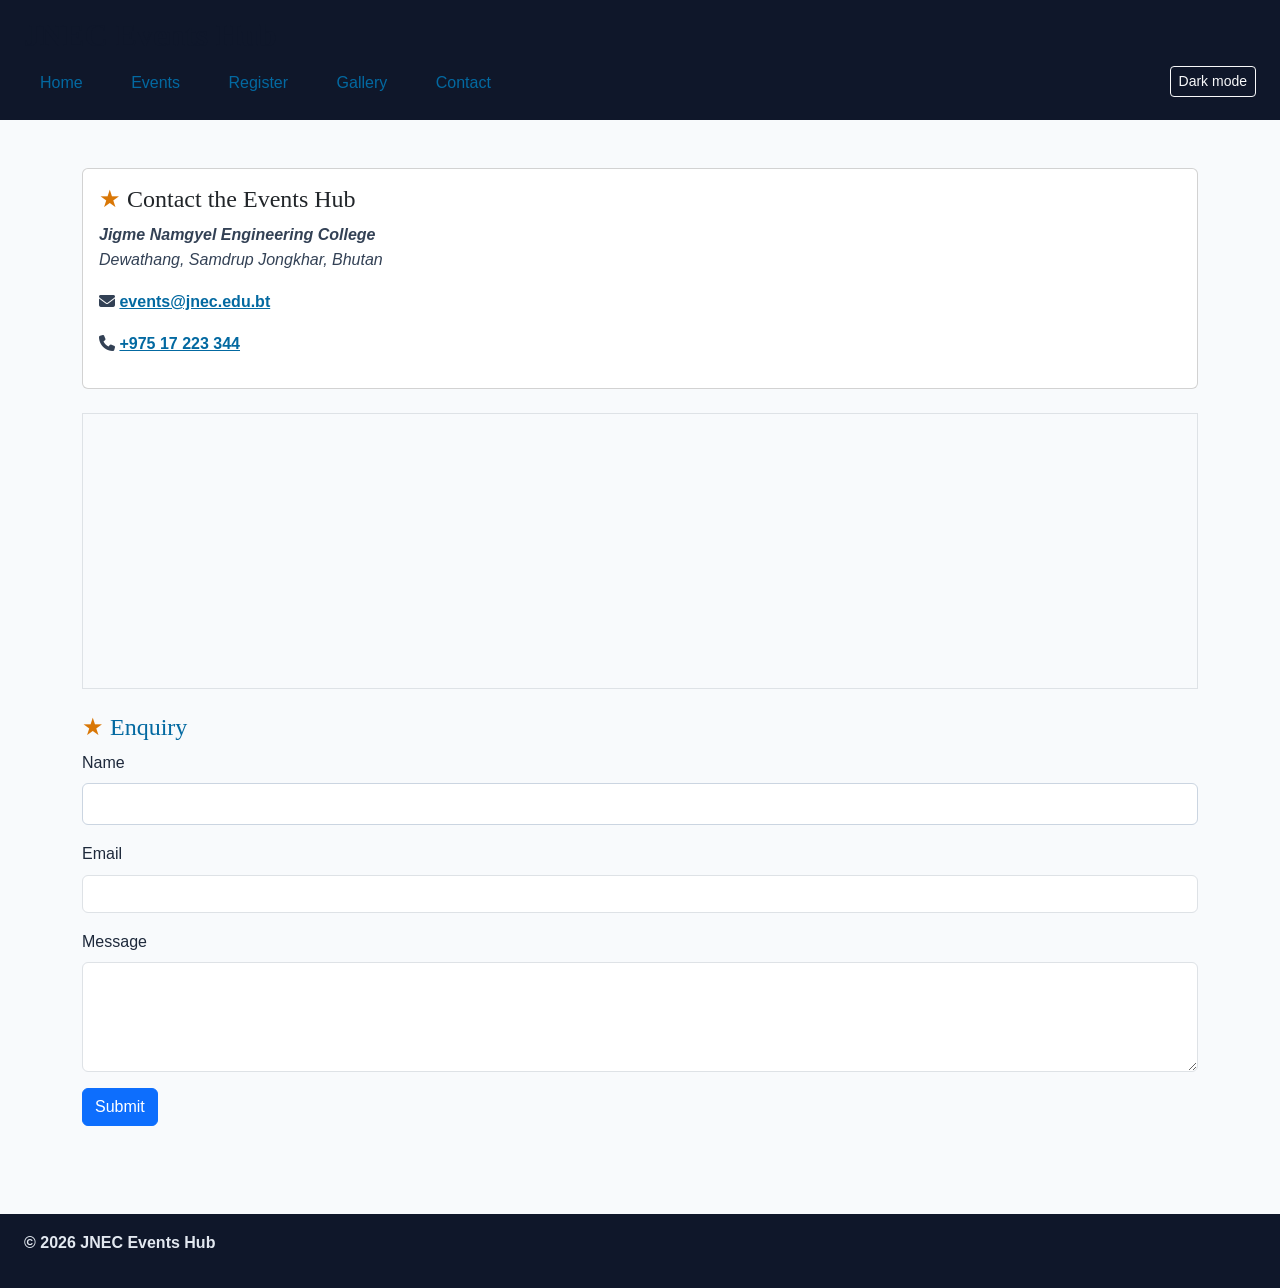
<file: contact.html>
<!DOCTYPE html> 
<html lang="en"> 
<head> 
  <meta charset="UTF-8"> 
  <meta name="viewport" content="width=device-width, initial-scale=1.0"> 
  <title>JNEC Events Hub — Contact</title> 

  <link href="https://cdn.jsdelivr.net/npm/bootstrap@5.3.3/dist/css/bootstrap.min.css" rel="stylesheet"> 
  <link rel="stylesheet" href="https://cdnjs.cloudflare.com/ajax/libs/font-awesome/6.5.2/css/all.min.css"> 
  <link rel="stylesheet" href="css/styles.css"> 
</head> 
<body> 

  <header id="top"> 
    <h1>JNEC Events Hub</h1> 
    <button type="button" id="darkToggle" class="btn btn-sm btn-outline-light">Dark mode</button> 
    <nav> 
      <a href="index.html">Home</a> 
      <a href="events.html">Events</a> 
      <a href="register.html">Register</a> 
      <a href="gallery.html">Gallery</a> 
      <a href="contact.html">Contact</a> 
    </nav> 
  </header> 

  <main> 
    <div class="container py-4"> 
      <div class="card mb-4"> 
        <div class="card-body"> 
          <h2 class="card-title">Contact the Events Hub</h2> 
          <p>Jigme Namgyel Engineering College<br> 
             Dewathang, Samdrup Jongkhar, Bhutan</p> 
          <p><i class="fa-solid fa-envelope"></i> 
             <a href="mailto:events@jnec.edu.bt">events@jnec.edu.bt</a></p> 
          <p><i class="fa-solid fa-phone"></i> 
             <a href="tel:+97517223344">+975 17 223 344</a></p> 
        </div> 
      </div> 

      <div class="border p-2 mb-4"> 
        <iframe src="https://www.openstreetmap.org/export/embed.html?bbox=91.44,26.85,91.48,26.88" 
                width="100%" height="250" title="Campus map"></iframe> 
      </div> 

      <h2>Enquiry</h2> 
      <form action="#" method="post" id="enquiryForm"> 
        <div class="mb-3"> 
          <label for="enq-name" class="form-label">Name</label> 
          <input type="text" class="form-control" id="enq-name" name="name" required> 
        </div> 
        <div class="mb-3"> 
          <label for="enq-email" class="form-label">Email</label> 
          <input type="email" class="form-control" id="enq-email" name="email" required> 
        </div> 
        <div class="mb-3"> 
          <label for="enq-message" class="form-label">Message</label> 
          <textarea class="form-control" id="enq-message" name="message" rows="4" required></textarea> 
        </div> 
        <button type="submit" class="btn btn-primary">Submit</button> 
      </form> 
    </div> 
  </main> 

  <footer> 
    <p>&copy; <span id="year"></span> JNEC Events Hub</p> 
  </footer> 

  <script src="https://cdn.jsdelivr.net/npm/bootstrap@5.3.3/dist/js/bootstrap.bundle.min.js"></script> 
  <script src="js/main.js"></script> 
</body> 
</html>
</file>
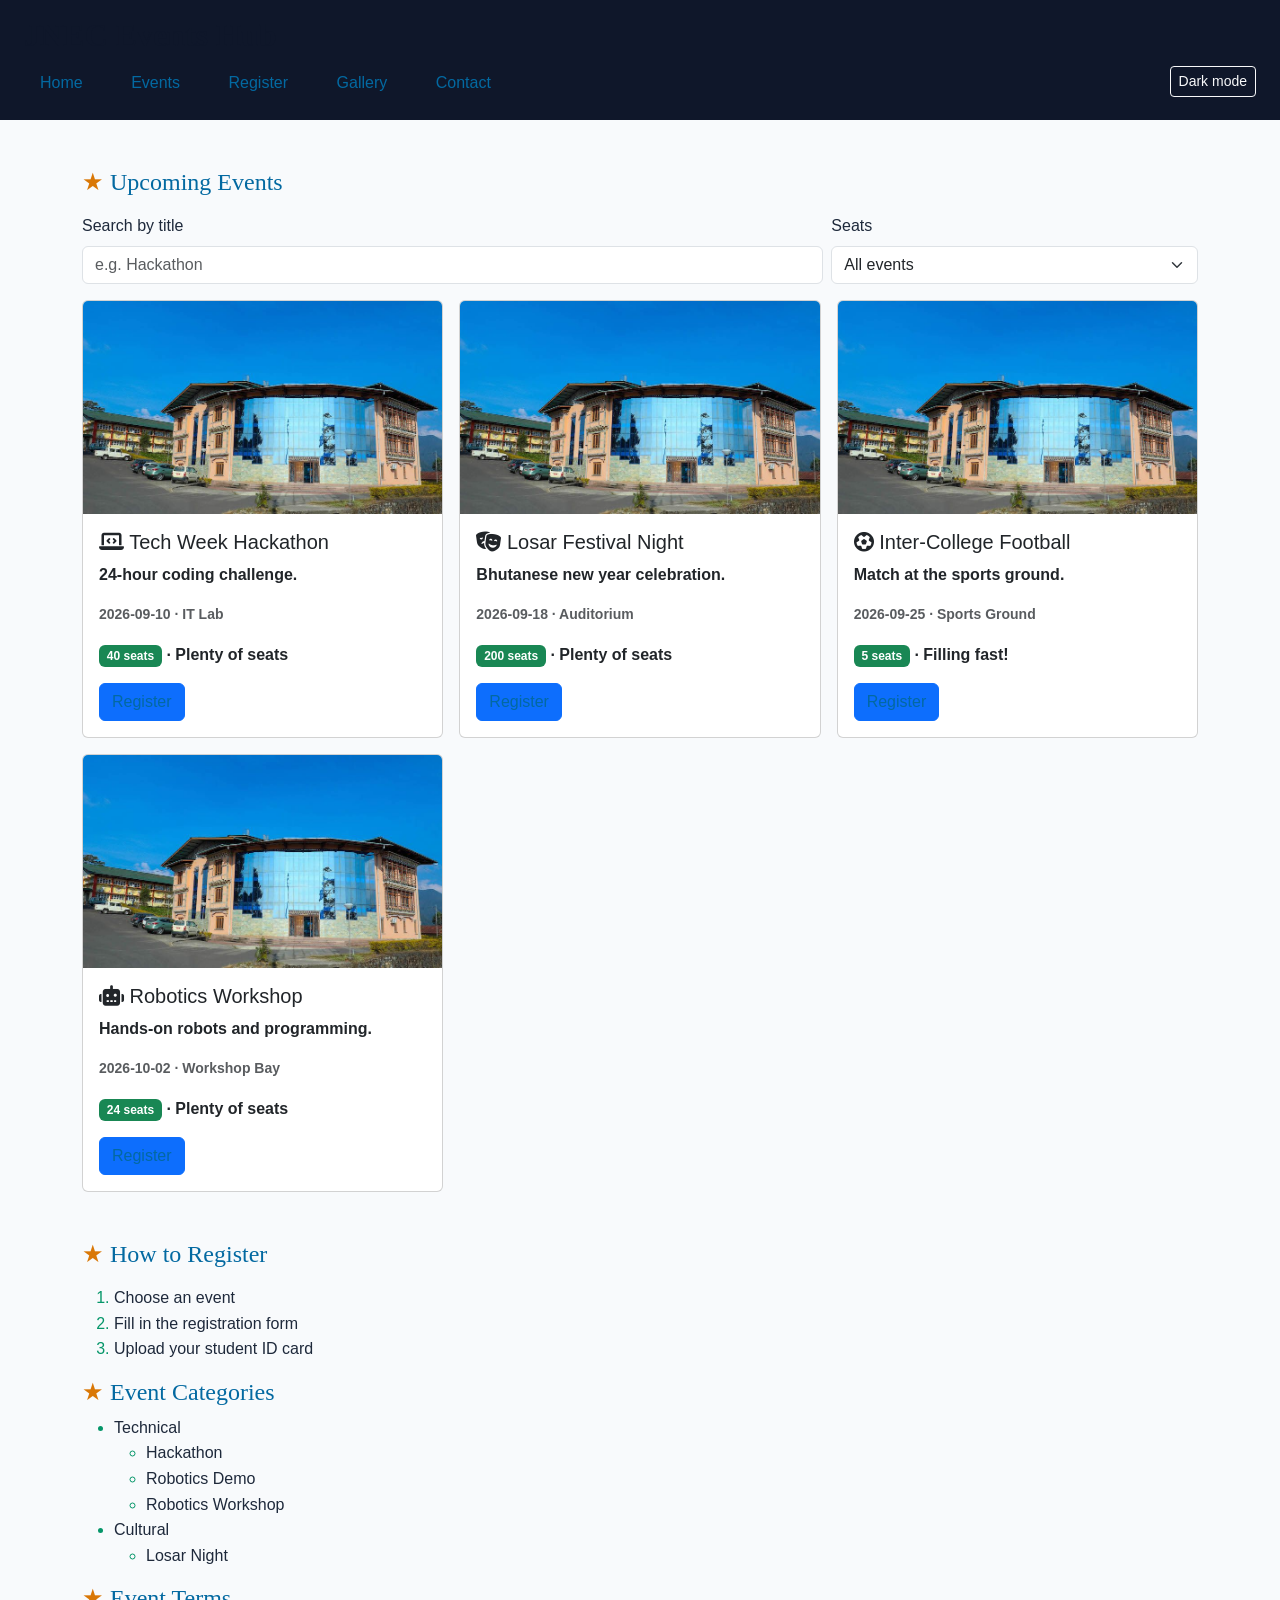
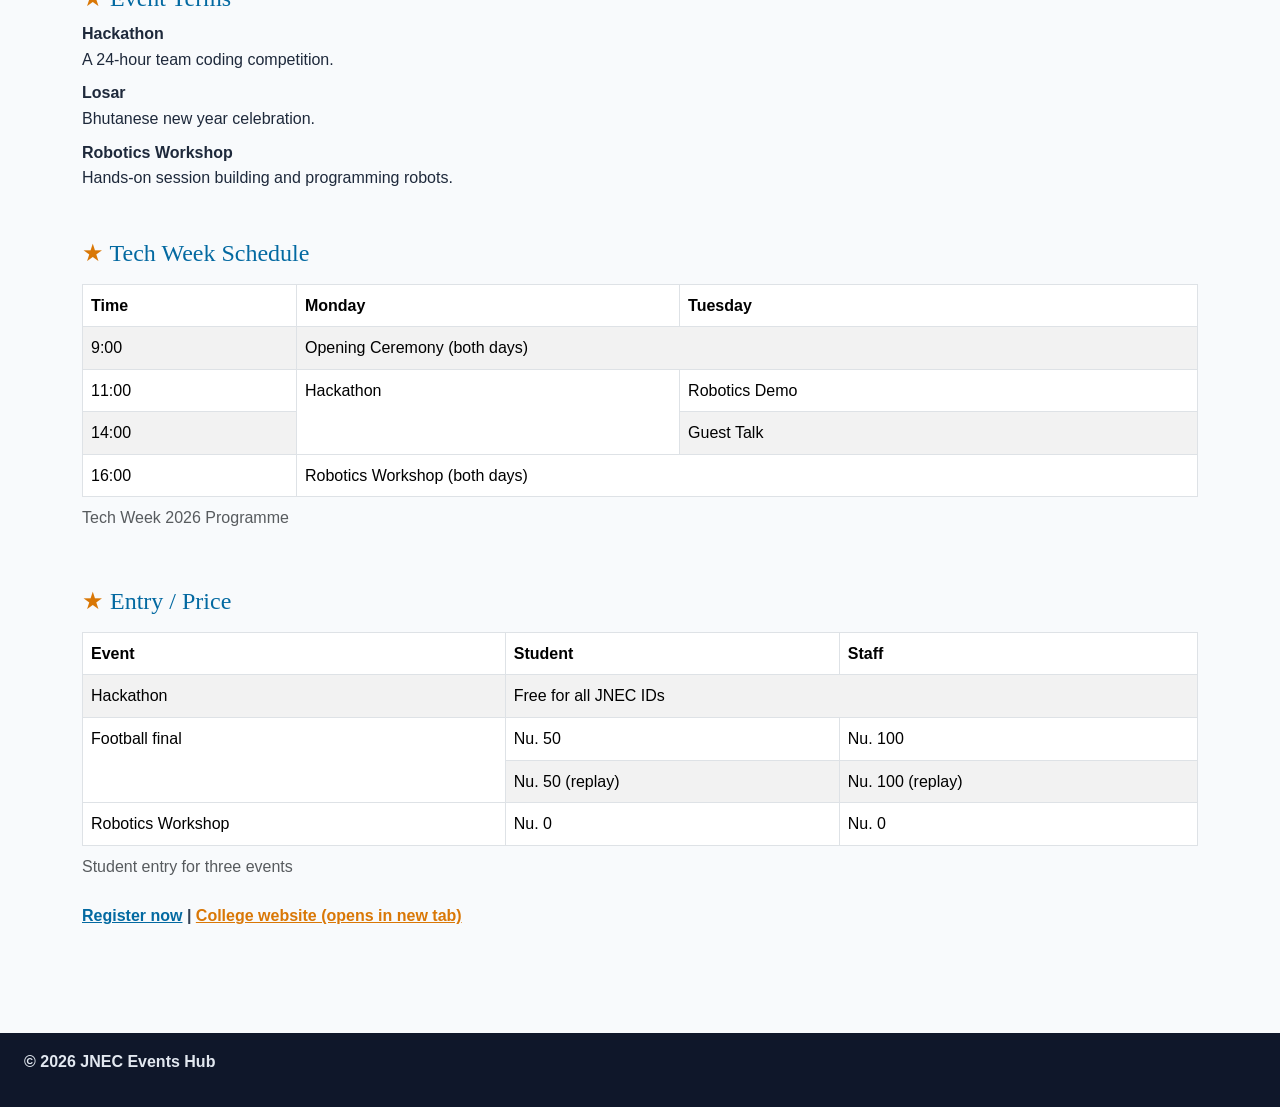
<file: events.html>
<!DOCTYPE html> 
<html lang="en"> 
<head> 
  <meta charset="UTF-8"> 
  <meta name="viewport" content="width=device-width, initial-scale=1.0"> 
  <title>JNEC Events Hub — Events</title> 
  <link href="https://cdn.jsdelivr.net/npm/bootstrap@5.3.3/dist/css/bootstrap.min.css" rel="stylesheet"> 
  <link rel="stylesheet" href="https://cdnjs.cloudflare.com/ajax/libs/font-awesome/6.5.2/css/all.min.css"> 
  <link rel="stylesheet" href="css/styles.css"> 
</head> 
<body> 
  <header id="top"> 
    <h1>JNEC Events Hub</h1> 
    <button type="button" id="darkToggle" class="btn btn-sm btn-outline-light">Dark mode</button> 
    <nav> 
      <a href="index.html">Home</a> 
      <a href="events.html">Events</a> 
      <a href="register.html">Register</a> 
      <a href="gallery.html">Gallery</a> 
      <a href="contact.html">Contact</a> 
    </nav> 
  </header> 

  <main> 
    <div class="container py-4"> 
      <h2 class="mb-3">Upcoming Events</h2> 
      <div class="row g-2 mb-3"> 
        <div class="col-md-8"> 
          <label for="search" class="form-label">Search by title</label> 
          <input type="search" id="search" class="form-control" placeholder="e.g. Hackathon"> 
        </div> 
        <div class="col-md-4"> 
          <label for="seat-filter" class="form-label">Seats</label> 
          <select id="seat-filter" class="form-select"> 
            <option value="all">All events</option> 
            <option value="open">Open seats</option> 
            <option value="full">Sold out</option> 
          </select> 
        </div> 
      </div> 
      <div class="row g-3" id="eventList"></div> 

      <h2 class="mt-5 mb-3">How to Register</h2> 
      <ol type="1"> 
        <li>Choose an event</li> 
        <li>Fill in the registration form</li> 
        <li>Upload your student ID card</li> 
      </ol> 

      <h2>Event Categories</h2> 
      <ul> 
        <li>Technical 
          <ul> 
            <li>Hackathon</li> 
            <li>Robotics Demo</li> 
            <li>Robotics Workshop</li> 
          </ul> 
        </li> 
        <li>Cultural 
          <ul><li>Losar Night</li></ul> 
        </li> 
      </ul> 

      <h2>Event Terms</h2> 
      <dl> 
        <dt>Hackathon</dt> 
        <dd>A 24-hour team coding competition.</dd> 
        <dt>Losar</dt> 
        <dd>Bhutanese new year celebration.</dd> 
        <dt>Robotics Workshop</dt> 
        <dd>Hands-on session building and programming robots.</dd> 
      </dl> 

      <h2 class="mt-5 mb-3">Tech Week Schedule</h2> 
      <table class="table table-striped table-bordered"> 
        <caption>Tech Week 2026 Programme</caption> 
        <thead> 
          <tr><th>Time</th><th>Monday</th><th>Tuesday</th></tr> 
        </thead> 
        <tbody> 
          <tr> 
            <td>9:00</td> 
            <td colspan="2">Opening Ceremony (both days)</td> 
          </tr> 
          <tr> 
            <td>11:00</td> 
            <td rowspan="2">Hackathon</td> 
            <td>Robotics Demo</td> 
          </tr> 
          <tr> 
            <td>14:00</td> 
            <td>Guest Talk</td> 
          </tr> 
          <tr> 
            <td>16:00</td> 
            <td colspan="2">Robotics Workshop (both days)</td> 
          </tr> 
        </tbody> 
      </table> 

      <h2 class="mt-5 mb-3">Entry / Price</h2> 
      <table class="table table-striped table-bordered"> 
        <caption>Student entry for three events</caption> 
        <thead> 
          <tr><th>Event</th><th>Student</th><th>Staff</th></tr> 
        </thead> 
        <tbody> 
          <tr> 
            <td>Hackathon</td> 
            <td colspan="2">Free for all JNEC IDs</td> 
          </tr> 
          <tr> 
            <td rowspan="2">Football final</td> 
            <td>Nu. 50</td> 
            <td>Nu. 100</td> 
          </tr> 
          <tr> 
            <td>Nu. 50 (replay)</td> 
            <td>Nu. 100 (replay)</td> 
          </tr> 
          <tr> 
            <td>Robotics Workshop</td> 
            <td>Nu. 0</td> 
            <td>Nu. 0</td> 
          </tr> 
        </tbody> 
      </table> 

      <p><a href="register.html">Register now</a> | 
         <a href="https://www.jnec.edu.bt" target="_blank" rel="noopener">College website (opens in new tab)</a></p> 
    </div> 
  </main> 

  <footer> 
    <p>&copy; <span id="year"></span> JNEC Events Hub</p> 
  </footer> 

  <script src="https://cdn.jsdelivr.net/npm/bootstrap@5.3.3/dist/js/bootstrap.bundle.min.js"></script> 
  <script src="js/main.js"></script> 
</body> 
</html>
</file>
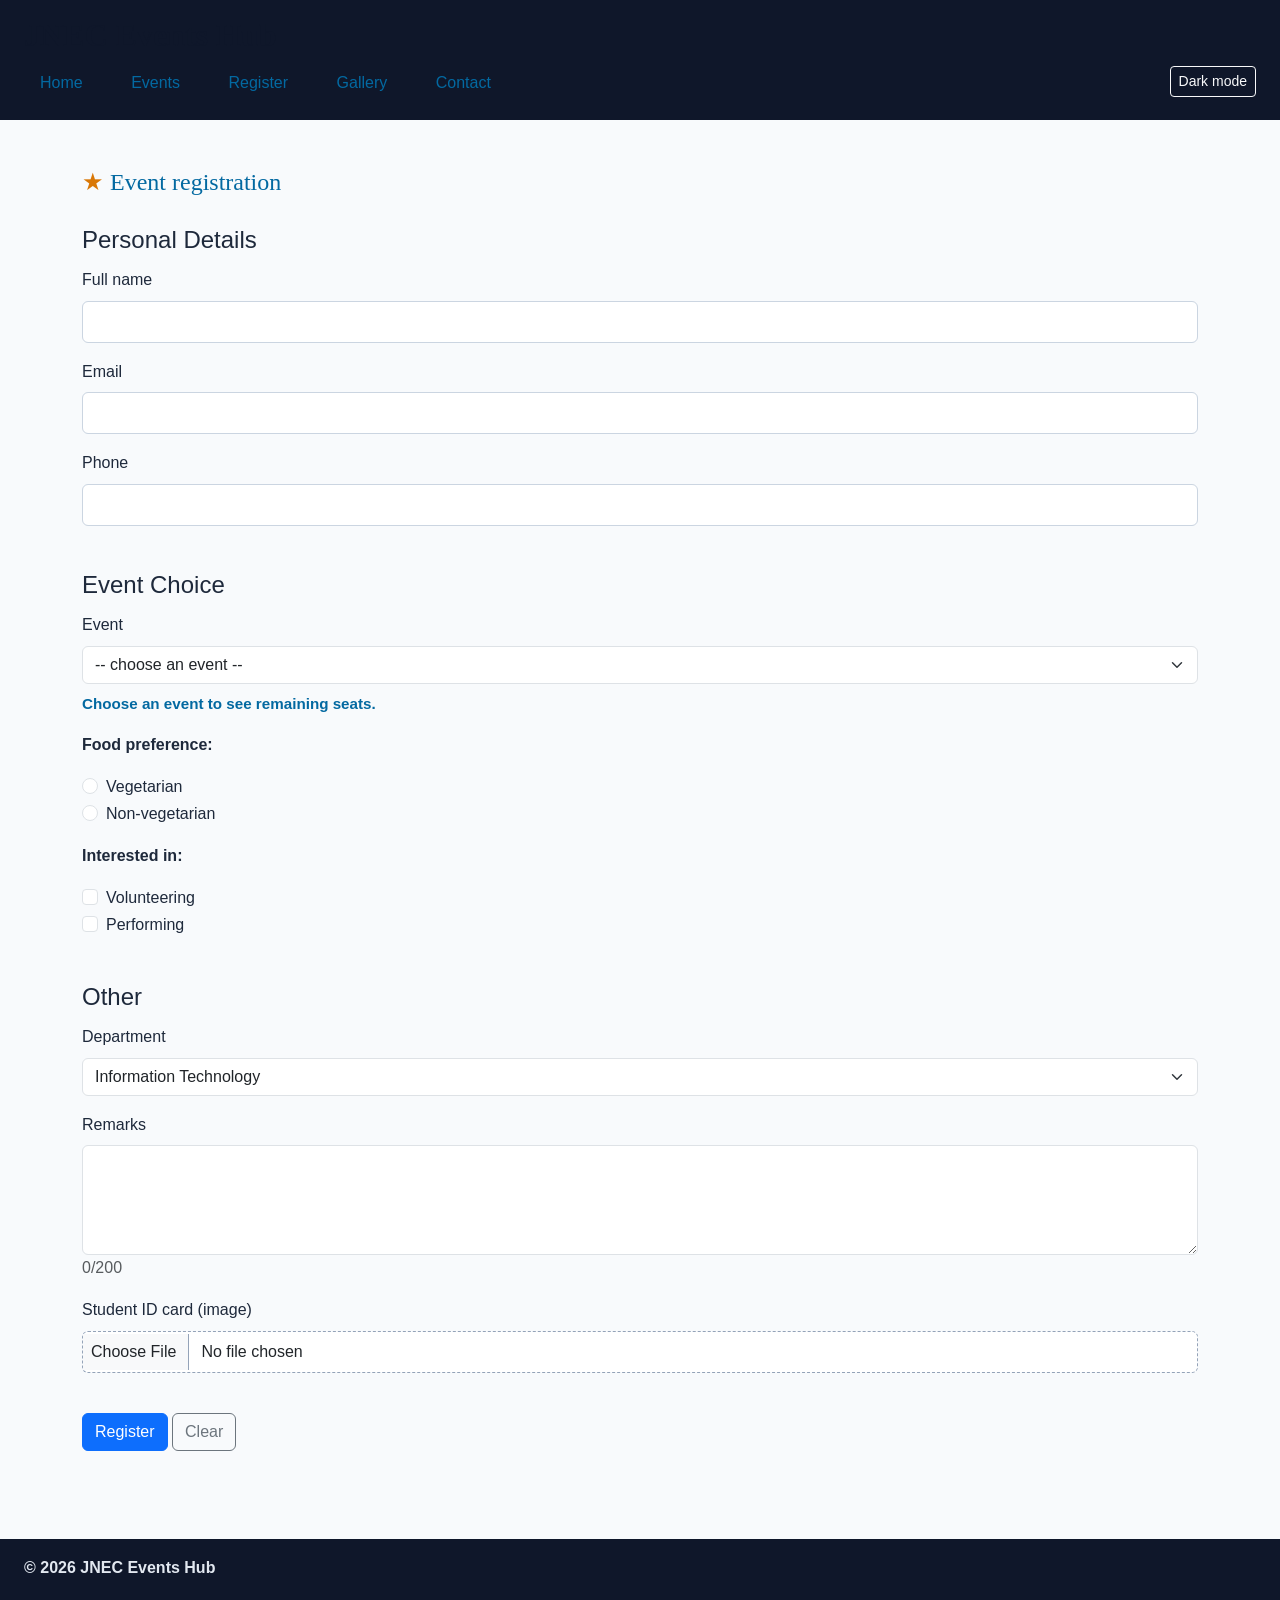
<file: register.html>
<!DOCTYPE html>
<html lang="en">
<head>
  <meta charset="UTF-8">
  <meta name="viewport" content="width=device-width, initial-scale=1.0">
  <title>JNEC Events Hub — Register</title>
  <link href="https://cdn.jsdelivr.net/npm/bootstrap@5.3.3/dist/css/bootstrap.min.css" rel="stylesheet">
  <link rel="stylesheet" href="https://cdnjs.cloudflare.com/ajax/libs/font-awesome/6.5.2/css/all.min.css">
  <link rel="stylesheet" href="css/styles.css">
</head>
<body>
  <header id="top">
    <h1>JNEC Events Hub</h1>
    <button type="button" id="darkToggle" class="btn btn-sm btn-outline-light">Dark mode</button>
    <nav>
      <a href="index.html">Home</a>
      <a href="events.html">Events</a>
      <a href="register.html">Register</a>
      <a href="gallery.html">Gallery</a>
      <a href="contact.html">Contact</a>
    </nav>
  </header>

  <main>
    <div class="container py-4">
      <h2 class="mb-4">Event registration</h2>
      <form action="#" method="post" enctype="multipart/form-data" id="regForm">
        <fieldset class="mb-4">
          <legend>Personal Details</legend>
          <div class="mb-3">
            <label for="fullname" class="form-label">Full name</label>
            <input type="text" class="form-control" id="fullname" name="fullname">
            <span id="err-fullname" class="error"></span>
          </div>
          <div class="mb-3">
            <label for="email" class="form-label">Email</label>
            <input type="text" class="form-control" id="email" name="email">
            <span id="err-email" class="error"></span>
          </div>
          <div class="mb-3">
            <label for="phone" class="form-label">Phone</label>
            <input type="text" class="form-control" id="phone" name="phone">
            <span id="err-phone" class="error"></span>
          </div>
        </fieldset>

        <fieldset class="mb-4">
          <legend>Event Choice</legend>
          <div class="mb-3">
            <label for="event_id" class="form-label">Event</label>
            <select class="form-select" id="event_id" name="event_id">
              <option value="">-- choose an event --</option>
              <option value="1">Tech Week Hackathon</option>
              <option value="2">Losar Festival Night</option>
              <option value="3">Inter-College Football</option>
              <option value="4">Robotics Workshop</option>
            </select>
            <span id="err-event_id" class="error"></span>
            <p id="seatsHint" class="seats-hint mt-2">Choose an event to see remaining seats.</p>
          </div>
          <p>Food preference:</p>
          <div class="form-check">
            <input class="form-check-input" type="radio" id="veg" name="food" value="veg">
            <label class="form-check-label" for="veg">Vegetarian</label>
          </div>
          <div class="form-check mb-3">
            <input class="form-check-input" type="radio" id="nonveg" name="food" value="nonveg">
            <label class="form-check-label" for="nonveg">Non-vegetarian</label>
          </div>
          <span id="err-food" class="error"></span>
          <p>Interested in:</p>
          <div class="form-check">
            <input class="form-check-input" type="checkbox" id="volunteer" name="interests" value="volunteer">
            <label class="form-check-label" for="volunteer">Volunteering</label>
          </div>
          <div class="form-check mb-3">
            <input class="form-check-input" type="checkbox" id="perform" name="interests" value="perform">
            <label class="form-check-label" for="perform">Performing</label>
          </div>
          <span id="err-interests" class="error"></span>
        </fieldset>

        <fieldset class="mb-4">
          <legend>Other</legend>
          <div class="mb-3">
            <label for="department" class="form-label">Department</label>
            <select class="form-select" id="department" name="department">
              <option value="it">Information Technology</option>
              <option value="civil">Civil</option>
              <option value="electrical">Electrical</option>
            </select>
          </div>
          <div class="mb-3">
            <label for="remarks" class="form-label">Remarks</label>
            <textarea class="form-control" id="remarks" name="remarks" rows="4" maxlength="200"></textarea>
            <span id="charCount" class="text-muted">0/200</span>
          </div>
          <div class="mb-3">
            <label for="id_card" class="form-label">Student ID card (image)</label>
            <input class="form-control" type="file" id="id_card" name="id_card">
          </div>
        </fieldset>

        <button type="submit" class="btn btn-primary">Register</button>
        <button type="reset" class="btn btn-outline-secondary">Clear</button>
      </form>
    </div>
  </main>

  <footer>
    <p>&copy; <span id="year"></span> JNEC Events Hub</p>
  </footer>

  <script src="https://cdn.jsdelivr.net/npm/bootstrap@5.3.3/dist/js/bootstrap.bundle.min.js"></script>
  <script src="js/main.js"></script>
  <script src="js/validate.js"></script>
</body>
</html>
</file>
<file: css/styles.css>
/* FILE: css/styles.css — Practical III (CSS & Bootstrap) */ 
 
body { 
  font-family: "Segoe UI", Arial, sans-serif; 
  margin: 0; 
  color: rgb(30, 41, 59); 
  background: #f8fafc; 
  font-size: 16px; 
  line-height: 1.6; 
} 
 
header { 
  background: #0f172a; 
  color: white; 
  padding: 16px 24px; 
} 
 
nav a { 
  color: #7dd3fc; 
  margin-right: 12px; 
  text-decoration: none; 
  display: inline-block; 
  padding: 8px 16px; 
} 
 
footer { 
  background: #0f172a; 
  color: #e2e8f0; 
  padding: 16px 24px; 
  margin-top: 40px; 
} 
 
main { 
  padding: 24px; 
} 
 
/* simple selectors */ 
h1 { color: #0f172a; font-weight: 700; font-size: 2rem; } 
h2 { color: #0369a1; font-size: 1.5rem; text-align: left; } 
.intro { background: #f8fafc; } 
#welcome { padding: 24px; } 
p.intro { font-size: 1.05rem; } 
h1, h2, h3 { font-family: Georgia, serif; } 
 
/* combinators */ 
nav a { text-decoration: none; } 
main > section { margin-bottom: 24px; } 
h2 + p { font-style: italic; } 
h2 ~ p { color: #334155; } 
 
/* pseudo-classes */ 
nav a:hover { color: #38bdf8; } 
input:focus { outline: 2px solid #0369a1; } 
input:checked + label { font-weight: 700; } 
tr:nth-child(even) { background: #f1f5f9; } 
 
a:link { color: #0369a1; } 
a:visited { color: #7c3aed; } 
a:hover { color: #0ea5e9; } 
a:active { color: #b91c1c; } 
 
/* original pseudo-class (Activity 5) */ 
button:hover { opacity: 0.9; } 
 
/* pseudo-elements */ 
p::first-line { font-weight: bold; } 
.intro::first-letter { font-size: 1.6em; color: #0369a1; } 
h2::before { content: "★ "; color: #d97706; } 
li::marker { color: #059669; } 
::selection { color: #7f1d1d; background: #fde68a; } 
 
/* attribute selectors */ 
a[target="_blank"] { color: #d97706; } 
input[type="file"] { border: 1px dashed #94a3b8; padding: 8px; } 
input[type="text"] { border: 1px solid #cbd5e1; padding: 8px; } 
 
/* original attribute selector (Activity 5) */ 
input[type="checkbox"] { accent-color: #0369a1; } 
 
.highlight { color: crimson; } 
.intro p { text-indent: 2em; text-align: justify; } 
.sold-out { text-decoration: line-through; text-decoration-color: #ef4444; text-decoration-style: solid; } 
.hero-title { letter-spacing: 0.04em; word-spacing: 0.1em; } 
em { font-style: italic; } 
 
.intro { 
  margin: 24px 16px 32px 16px; 
  padding: 20px; 
  border: 1px solid #e2e8f0; 
  background: white; 
} 
 
section { margin-bottom: 28px; padding-left: 8px; } 
 
.admin-only { display: none; } 
.badge { display: inline; } 
.event-card { display: block; } 
 
.error { 
  color: #b91c1c; 
  font-size: 0.9rem; 
  display: block; 
  margin-top: 0.25rem; 
} 
 
input.error, select.error, textarea.error { 
  border: 2px solid #b91c1c; 
  background-color: #fee2e2; 
} 
 
.sold-out-card { opacity: 0.85; } 
.sold-out-card .card-title { text-decoration: line-through; } 
 
#darkToggle { float: right; margin-top: 4px; } 
 
body.dark { background: #0f172a; color: #e2e8f0; } 
body.dark header, body.dark footer { background: #020617; } 
body.dark .card, body.dark .intro { background: #1e293b; color: #e2e8f0; border-color: #334155; } 
body.dark h1, body.dark h2 { color: #7dd3fc; } 
 
.seats-hint { font-size: 0.95rem; color: #0369a1; } 
 
img { max-width: 100%; height: auto; } 
 
@media (max-width: 600px) { 
  nav a { display: block; margin: 4px 0; } 
  body { font-size: 15px; } 
}
</file>
